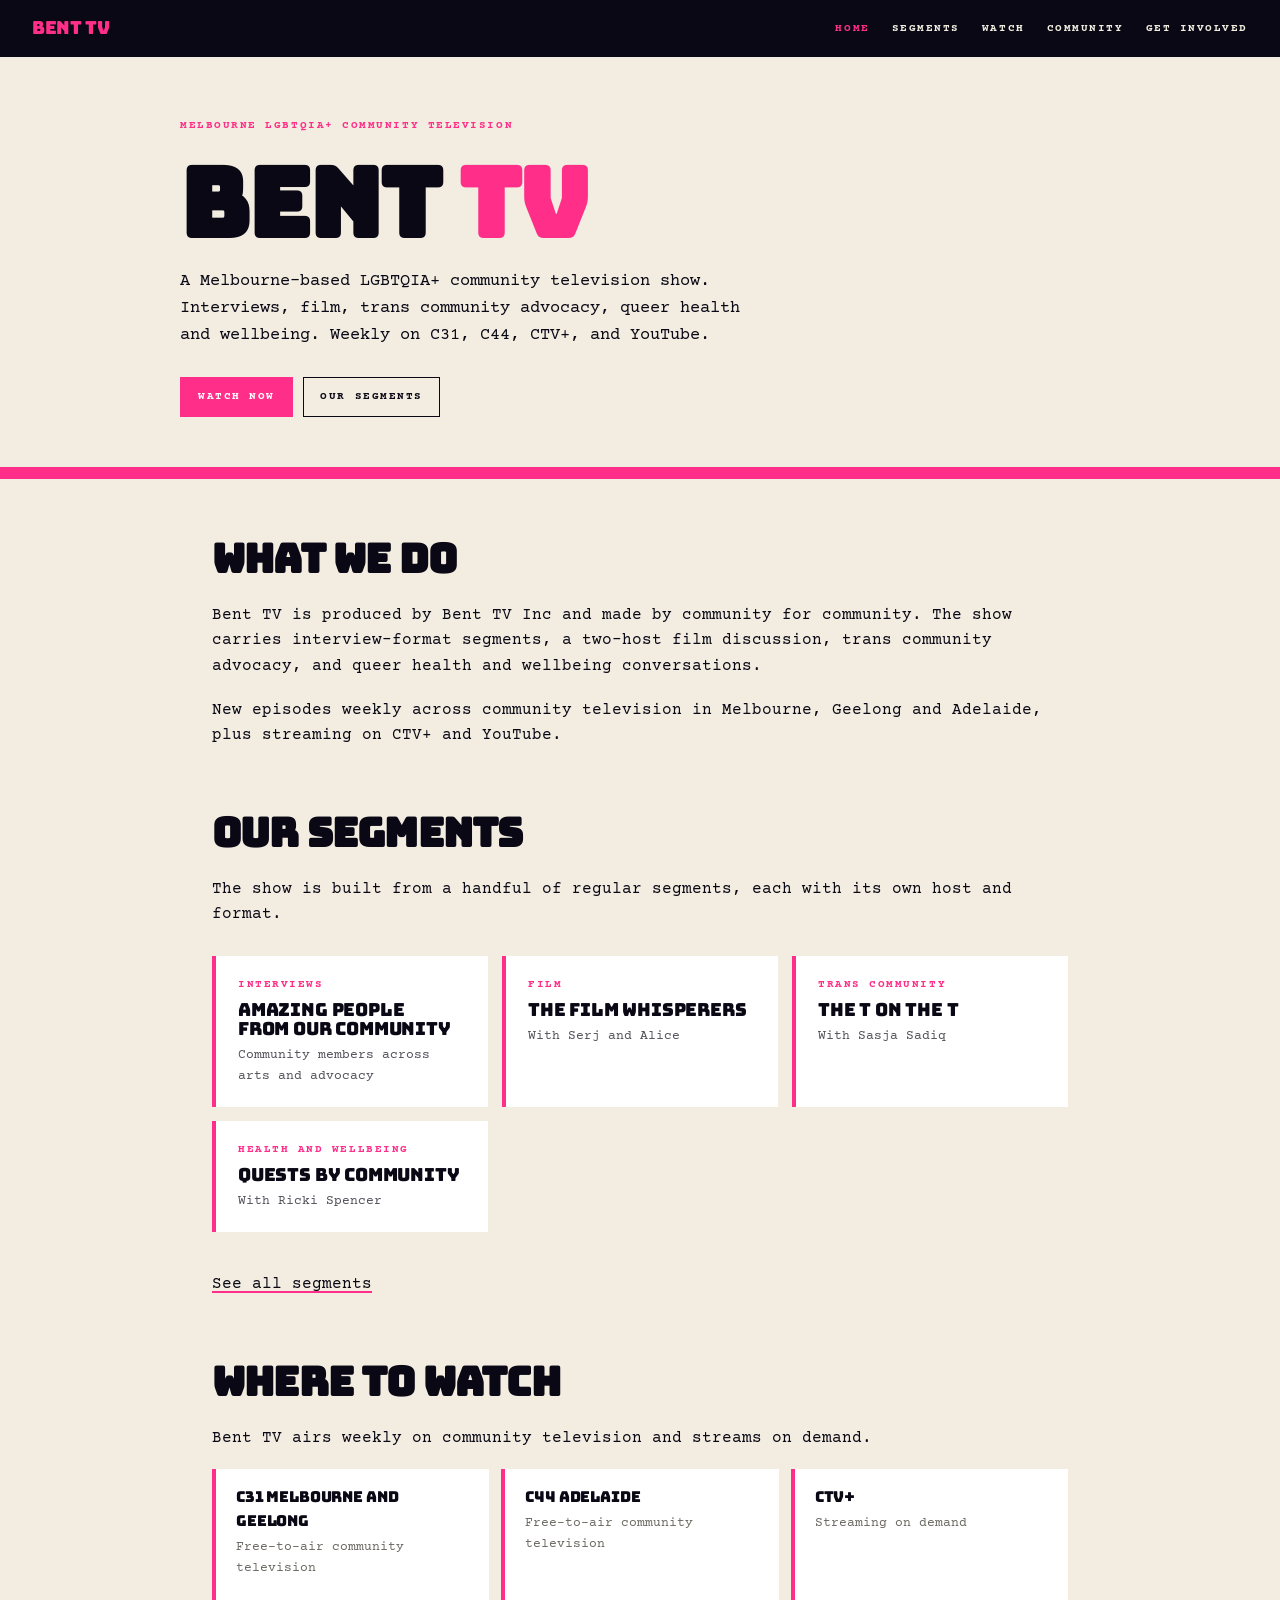
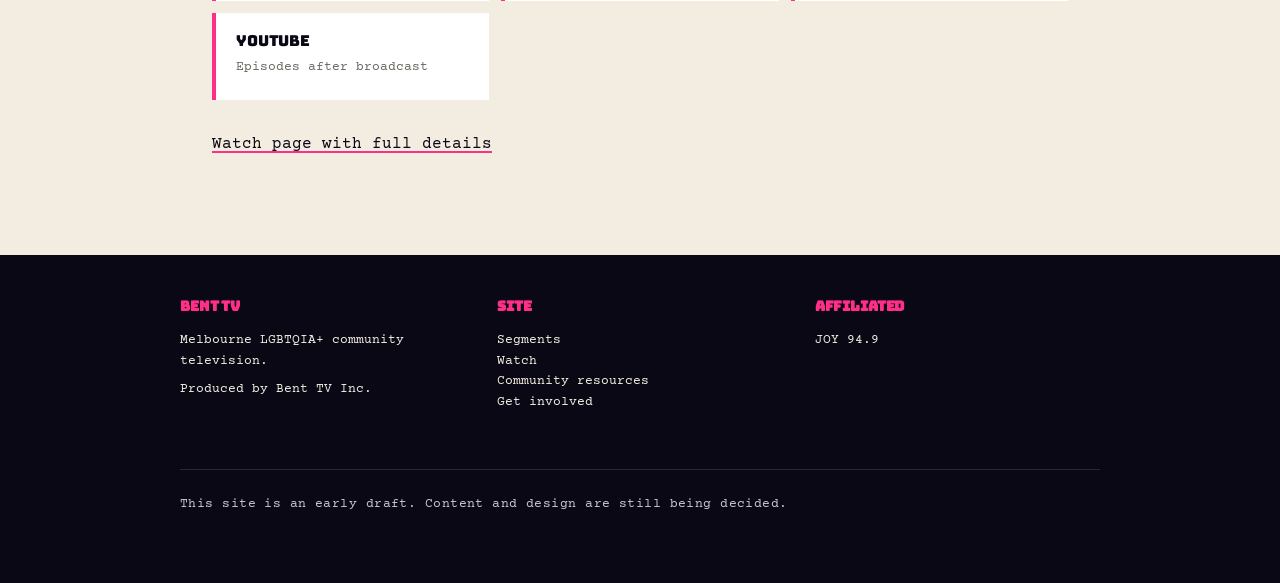
<file: index.html>
<!DOCTYPE html>
<html lang="en-AU">
<head>
<meta charset="UTF-8">
<meta name="viewport" content="width=device-width, initial-scale=1.0">
<title>Bent TV - Melbourne LGBTQIA+ community television</title>
<meta name="description" content="Bent TV is a Melbourne-based LGBTQIA+ community television show. Weekly on C31, C44, CTV+ and YouTube.">
<link rel="stylesheet" href="style.css">
</head>
<body>
<a class="skip-link" href="#main">Skip to content</a>

<nav class="site-nav" aria-label="Main">
<a class="nav-wm" href="index.html">BENT TV</a>
<div class="nav-links">
<a href="index.html" aria-current="page">Home</a>
<a href="segments.html">Segments</a>
<a href="watch.html">Watch</a>
<a href="community.html">Community</a>
<a href="get-involved.html">Get involved</a>
</div>
</nav>

<header class="hero">
<div class="hero-inner">
<span class="tracked eyebrow">Melbourne LGBTQIA+ community television</span>
<h1>BENT <span class="tv">TV</span></h1>
<p class="lead">A Melbourne-based LGBTQIA+ community television show. Interviews, film, trans community advocacy, queer health and wellbeing. Weekly on C31, C44, CTV+, and YouTube.</p>
<div class="cta-group">
<a class="btn btn-pink" href="watch.html">Watch now</a>
<a class="btn btn-outline" href="segments.html">Our segments</a>
</div>
</div>
</header>

<main id="main">

<h2>What we do</h2>
<p>Bent TV is produced by Bent TV Inc and made by community for community. The show carries interview-format segments, a two-host film discussion, trans community advocacy, and queer health and wellbeing conversations.</p>
<p>New episodes weekly across community television in Melbourne, Geelong and Adelaide, plus streaming on CTV+ and YouTube.</p>

<h2>Our segments</h2>
<p>The show is built from a handful of regular segments, each with its own host and format.</p>

<div class="segment-grid">

<a class="segment-card" href="amazing-people.html">
<div class="segment-card-tag">Interviews</div>
<div class="segment-card-title">Amazing People<br>from Our Community</div>
<div class="segment-card-host">Community members across arts and advocacy</div>
</a>

<a class="segment-card" href="film-whisperers.html">
<div class="segment-card-tag">Film</div>
<div class="segment-card-title">The Film Whisperers</div>
<div class="segment-card-host">With Serj and Alice</div>
</a>

<a class="segment-card" href="t-on-the-t.html">
<div class="segment-card-tag">Trans community</div>
<div class="segment-card-title">The T on the T</div>
<div class="segment-card-host">With Sasja Sadiq</div>
</a>

<a class="segment-card" href="quests-by-community.html">
<div class="segment-card-tag">Health and wellbeing</div>
<div class="segment-card-title">Quests by Community</div>
<div class="segment-card-host">With Ricki Spencer</div>
</a>

</div>

<p><a href="segments.html">See all segments</a></p>

<h2>Where to watch</h2>
<p>Bent TV airs weekly on community television and streams on demand.</p>

<ul class="platform-list">
<li>
<div class="platform-name">C31 Melbourne and Geelong</div>
<div class="platform-detail">Free-to-air community television</div>
</li>
<li>
<div class="platform-name">C44 Adelaide</div>
<div class="platform-detail">Free-to-air community television</div>
</li>
<li>
<div class="platform-name">CTV+</div>
<div class="platform-detail">Streaming on demand</div>
</li>
<li>
<div class="platform-name">YouTube</div>
<div class="platform-detail">Episodes after broadcast</div>
</li>
</ul>

<p><a href="watch.html">Watch page with full details</a></p>

</main>

<footer class="site-footer">
<div class="footer-inner">

<div>
<h3>Bent TV</h3>
<p>Melbourne LGBTQIA+ community television.</p>
<p>Produced by Bent TV Inc.</p>
</div>

<div>
<h3>Site</h3>
<ul>
<li><a href="segments.html">Segments</a></li>
<li><a href="watch.html">Watch</a></li>
<li><a href="community.html">Community resources</a></li>
<li><a href="get-involved.html">Get involved</a></li>
</ul>
</div>

<div>
<h3>Affiliated</h3>
<ul>
<li><a href="https://joy.org.au/">JOY 94.9</a></li>
</ul>
</div>

<div class="footer-meta">
<p>This site is an early draft. Content and design are still being decided.</p>
</div>

</div>
</footer>

</body>
</html>
</file>
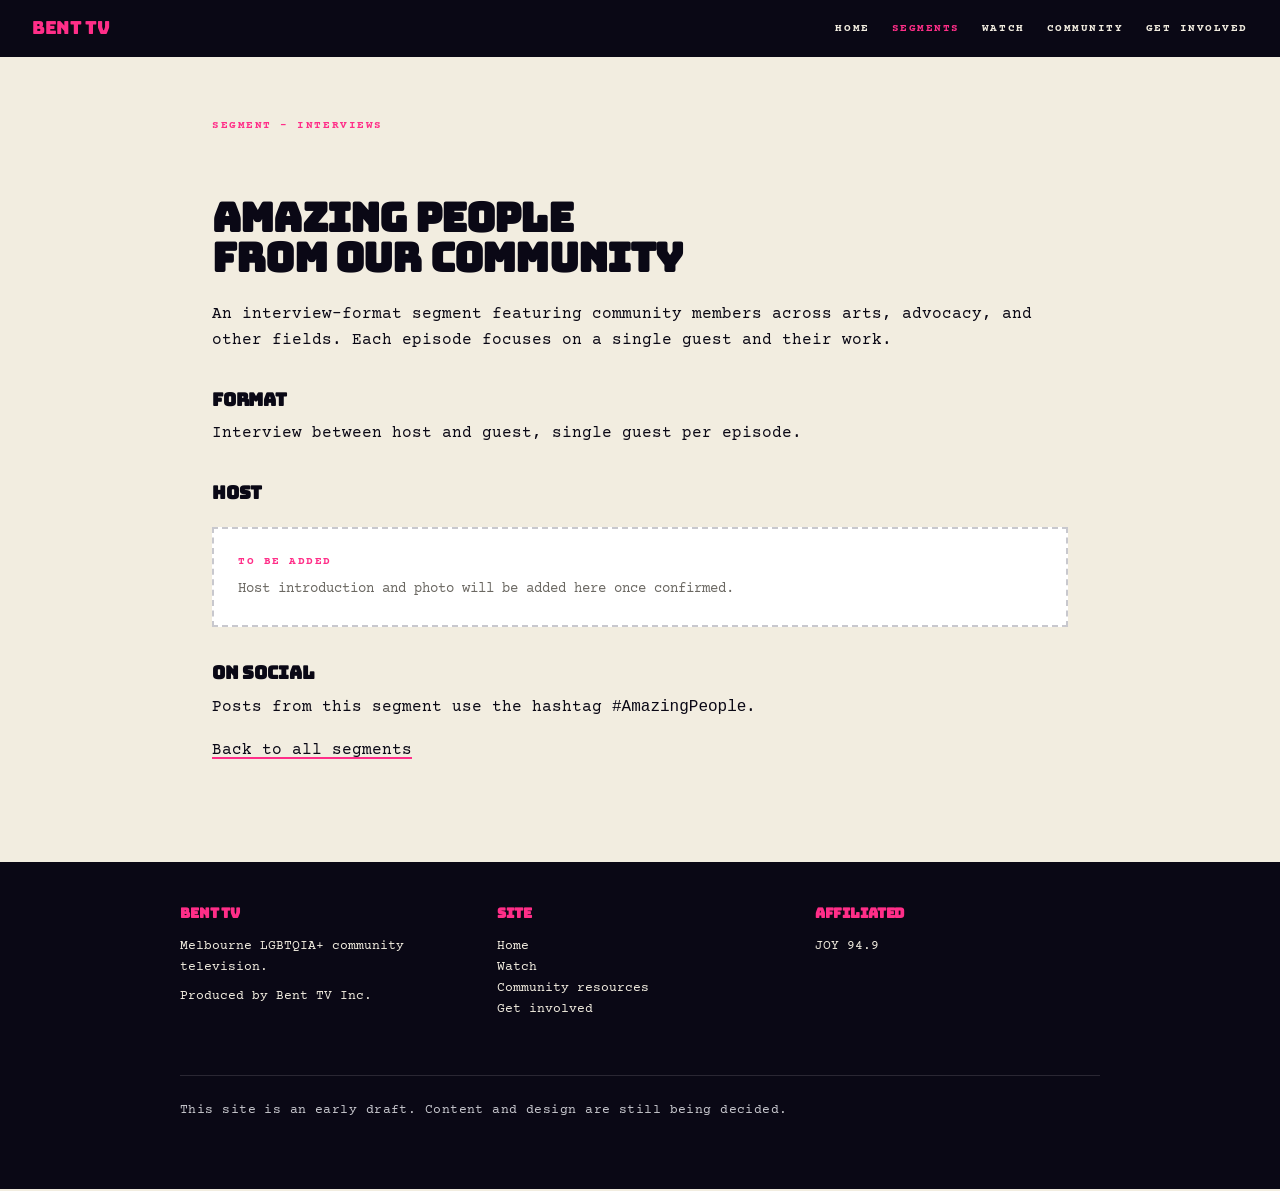
<file: amazing-people.html>
<!DOCTYPE html>
<html lang="en-AU">
<head>
<meta charset="UTF-8">
<meta name="viewport" content="width=device-width, initial-scale=1.0">
<title>Amazing People from Our Community - Bent TV</title>
<meta name="description" content="An interview-format segment featuring community members across arts, advocacy, and other fields.">
<link rel="stylesheet" href="style.css">
</head>
<body>
<a class="skip-link" href="#main">Skip to content</a>

<nav class="site-nav" aria-label="Main">
<a class="nav-wm" href="index.html">BENT TV</a>
<div class="nav-links">
<a href="index.html">Home</a>
<a href="segments.html" aria-current="page">Segments</a>
<a href="watch.html">Watch</a>
<a href="community.html">Community</a>
<a href="get-involved.html">Get involved</a>
</div>
</nav>

<main id="main">

<span class="tracked eyebrow">Segment - Interviews</span>
<h2>Amazing People<br>from Our Community</h2>

<p>An interview-format segment featuring community members across arts, advocacy, and other fields. Each episode focuses on a single guest and their work.</p>

<h3>Format</h3>
<p>Interview between host and guest, single guest per episode.</p>

<h3>Host</h3>
<div class="placeholder-block">
<span class="placeholder-label">To be added</span>
Host introduction and photo will be added here once confirmed.
</div>

<h3>On social</h3>
<p>Posts from this segment use the hashtag <code>#AmazingPeople</code>.</p>

<p><a href="segments.html">Back to all segments</a></p>

</main>

<footer class="site-footer">
<div class="footer-inner">

<div>
<h3>Bent TV</h3>
<p>Melbourne LGBTQIA+ community television.</p>
<p>Produced by Bent TV Inc.</p>
</div>

<div>
<h3>Site</h3>
<ul>
<li><a href="index.html">Home</a></li>
<li><a href="watch.html">Watch</a></li>
<li><a href="community.html">Community resources</a></li>
<li><a href="get-involved.html">Get involved</a></li>
</ul>
</div>

<div>
<h3>Affiliated</h3>
<ul>
<li><a href="https://joy.org.au/">JOY 94.9</a></li>
</ul>
</div>

<div class="footer-meta">
<p>This site is an early draft. Content and design are still being decided.</p>
</div>

</div>
</footer>

</body>
</html>
</file>
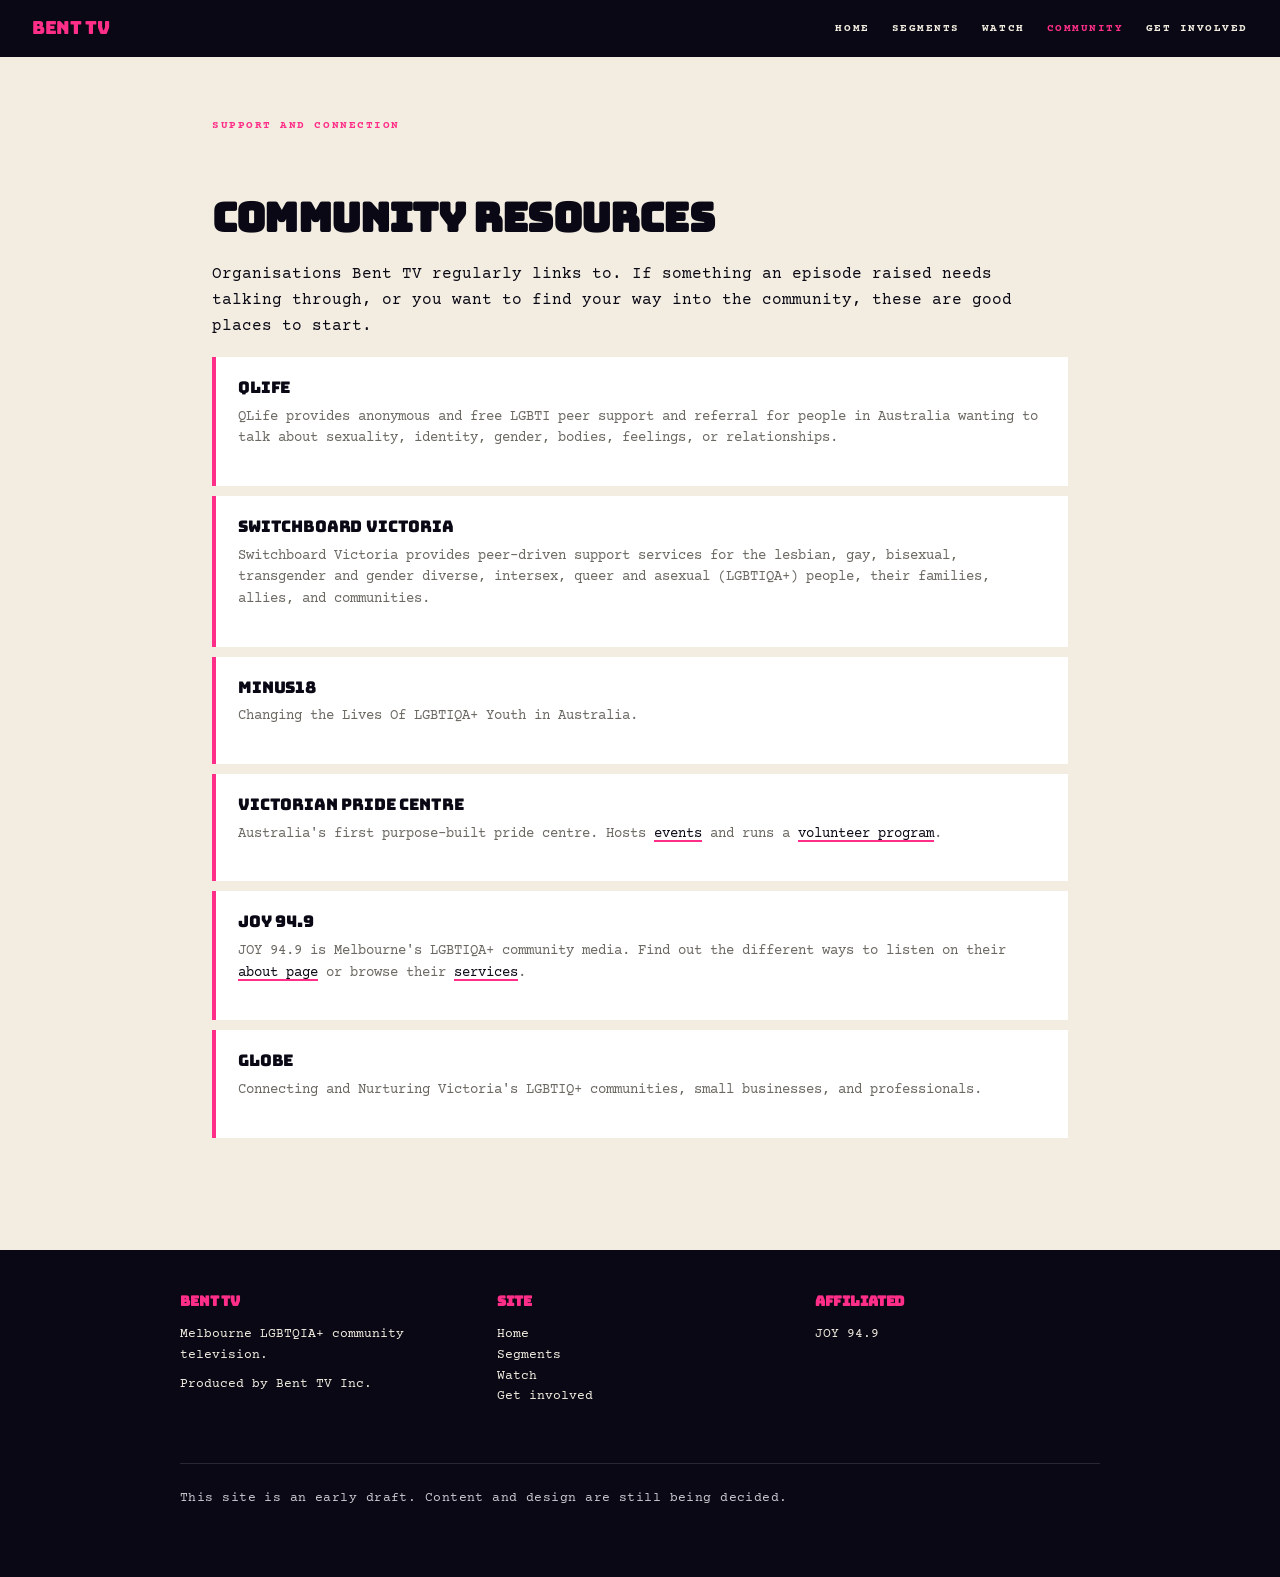
<file: community.html>
<!DOCTYPE html>
<html lang="en-AU">
<head>
<meta charset="UTF-8">
<meta name="viewport" content="width=device-width, initial-scale=1.0">
<title>Community resources - Bent TV</title>
<meta name="description" content="LGBTQIA+ community organisations and support services that Bent TV regularly links to.">
<link rel="stylesheet" href="style.css">
</head>
<body>
<a class="skip-link" href="#main">Skip to content</a>

<nav class="site-nav" aria-label="Main">
<a class="nav-wm" href="index.html">BENT TV</a>
<div class="nav-links">
<a href="index.html">Home</a>
<a href="segments.html">Segments</a>
<a href="watch.html">Watch</a>
<a href="community.html" aria-current="page">Community</a>
<a href="get-involved.html">Get involved</a>
</div>
</nav>

<main id="main">

<span class="tracked eyebrow">Support and connection</span>
<h2>Community resources</h2>
<p>Organisations Bent TV regularly links to. If something an episode raised needs talking through, or you want to find your way into the community, these are good places to start.</p>

<ul class="resource-list">

<li>
<div class="resource-name"><a href="https://www.qlife.org.au/">QLife</a></div>
<p class="resource-blurb">QLife provides anonymous and free LGBTI peer support and referral for people in Australia wanting to talk about sexuality, identity, gender, bodies, feelings, or relationships.</p>
</li>

<li>
<div class="resource-name"><a href="https://www.switchboard.org.au/">Switchboard Victoria</a></div>
<p class="resource-blurb">Switchboard Victoria provides peer-driven support services for the lesbian, gay, bisexual, transgender and gender diverse, intersex, queer and asexual (LGBTIQA+) people, their families, allies, and communities.</p>
</li>

<li>
<div class="resource-name"><a href="https://www.minus18.org.au/">Minus18</a></div>
<p class="resource-blurb">Changing the Lives Of LGBTIQA+ Youth in Australia.</p>
</li>

<li>
<div class="resource-name"><a href="https://pridecentre.org.au/">Victorian Pride Centre</a></div>
<p class="resource-blurb">Australia's first purpose-built pride centre. Hosts <a href="https://pridecentre.org.au/events/">events</a> and runs a <a href="https://pridecentre.org.au/volunteer/">volunteer program</a>.</p>
</li>

<li>
<div class="resource-name"><a href="https://joy.org.au/">JOY 94.9</a></div>
<p class="resource-blurb">JOY 94.9 is Melbourne's LGBTIQA+ community media. Find out the different ways to listen on their <a href="https://joy.org.au/about-joy/we-are-joy/">about page</a> or browse their <a href="https://joy.org.au/services/">services</a>.</p>
</li>

<li>
<div class="resource-name"><a href="https://globevictoria.com.au/">GLOBE</a></div>
<p class="resource-blurb">Connecting and Nurturing Victoria's LGBTIQ+ communities, small businesses, and professionals.</p>
</li>

</ul>

</main>

<footer class="site-footer">
<div class="footer-inner">

<div>
<h3>Bent TV</h3>
<p>Melbourne LGBTQIA+ community television.</p>
<p>Produced by Bent TV Inc.</p>
</div>

<div>
<h3>Site</h3>
<ul>
<li><a href="index.html">Home</a></li>
<li><a href="segments.html">Segments</a></li>
<li><a href="watch.html">Watch</a></li>
<li><a href="get-involved.html">Get involved</a></li>
</ul>
</div>

<div>
<h3>Affiliated</h3>
<ul>
<li><a href="https://joy.org.au/">JOY 94.9</a></li>
</ul>
</div>

<div class="footer-meta">
<p>This site is an early draft. Content and design are still being decided.</p>
</div>

</div>
</footer>

</body>
</html>
</file>
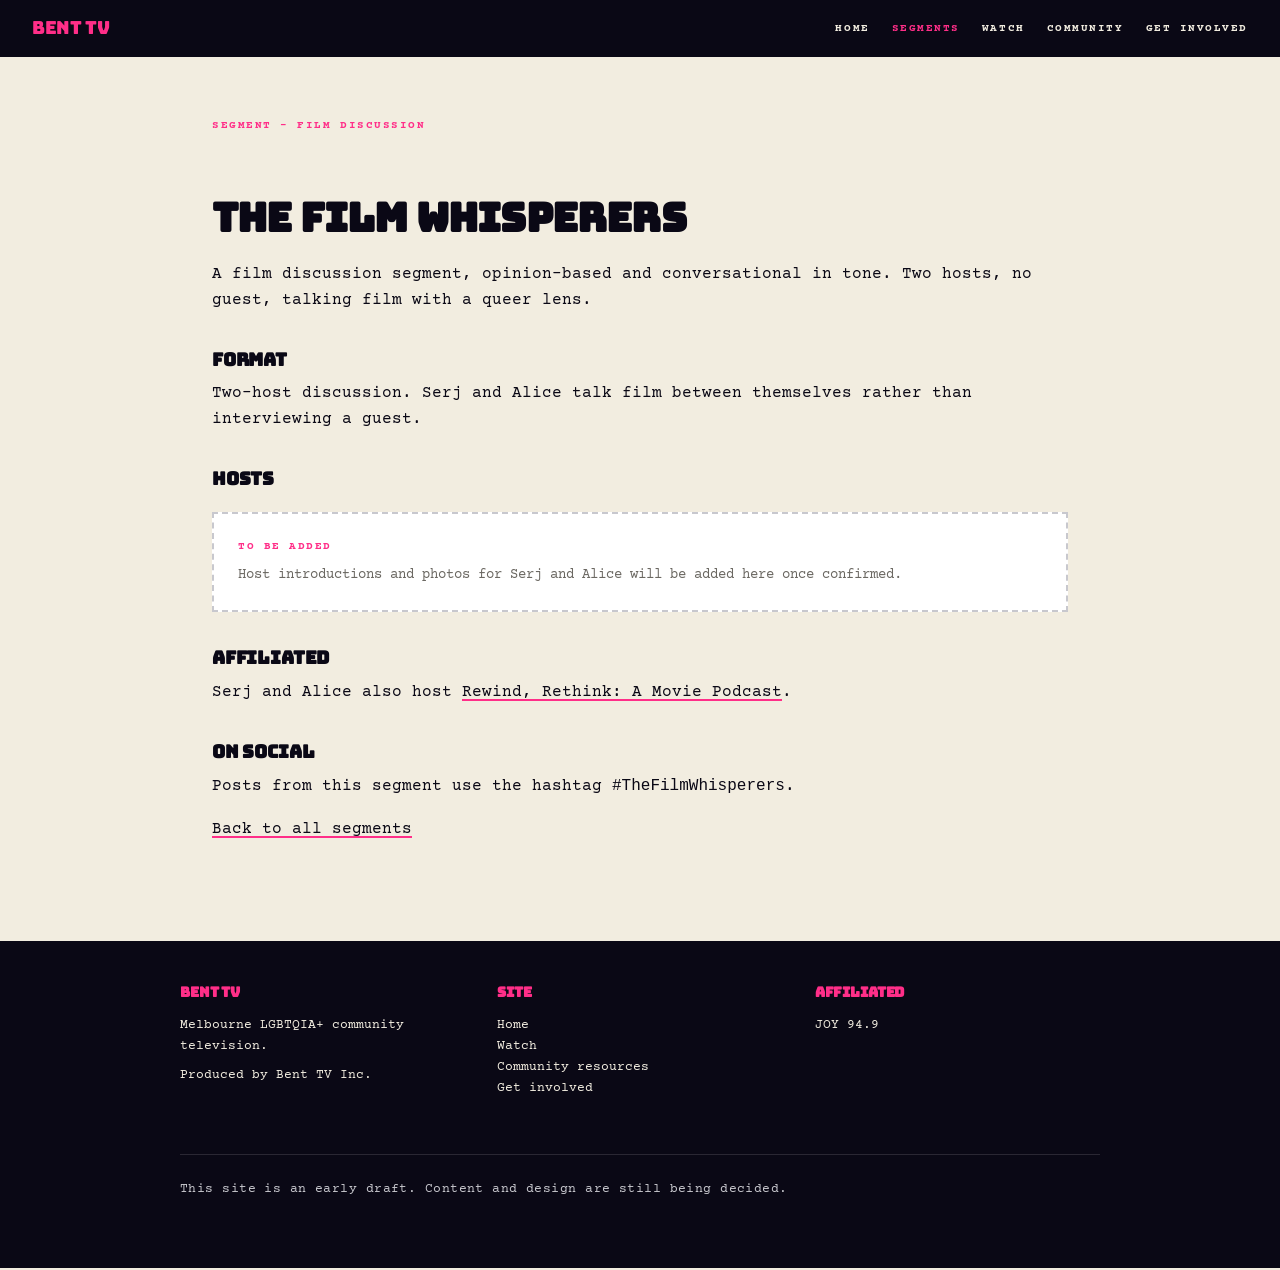
<file: film-whisperers.html>
<!DOCTYPE html>
<html lang="en-AU">
<head>
<meta charset="UTF-8">
<meta name="viewport" content="width=device-width, initial-scale=1.0">
<title>The Film Whisperers - Bent TV</title>
<meta name="description" content="A film discussion segment with hosts Serj and Alice. Opinion-based and conversational.">
<link rel="stylesheet" href="style.css">
</head>
<body>
<a class="skip-link" href="#main">Skip to content</a>

<nav class="site-nav" aria-label="Main">
<a class="nav-wm" href="index.html">BENT TV</a>
<div class="nav-links">
<a href="index.html">Home</a>
<a href="segments.html" aria-current="page">Segments</a>
<a href="watch.html">Watch</a>
<a href="community.html">Community</a>
<a href="get-involved.html">Get involved</a>
</div>
</nav>

<main id="main">

<span class="tracked eyebrow">Segment - Film discussion</span>
<h2>The Film Whisperers</h2>

<p>A film discussion segment, opinion-based and conversational in tone. Two hosts, no guest, talking film with a queer lens.</p>

<h3>Format</h3>
<p>Two-host discussion. Serj and Alice talk film between themselves rather than interviewing a guest.</p>

<h3>Hosts</h3>
<div class="placeholder-block">
<span class="placeholder-label">To be added</span>
Host introductions and photos for Serj and Alice will be added here once confirmed.
</div>

<h3>Affiliated</h3>
<p>Serj and Alice also host <a href="https://linktr.ee/RewindRethink/">Rewind, Rethink: A Movie Podcast</a>.</p>

<h3>On social</h3>
<p>Posts from this segment use the hashtag <code>#TheFilmWhisperers</code>.</p>

<p><a href="segments.html">Back to all segments</a></p>

</main>

<footer class="site-footer">
<div class="footer-inner">

<div>
<h3>Bent TV</h3>
<p>Melbourne LGBTQIA+ community television.</p>
<p>Produced by Bent TV Inc.</p>
</div>

<div>
<h3>Site</h3>
<ul>
<li><a href="index.html">Home</a></li>
<li><a href="watch.html">Watch</a></li>
<li><a href="community.html">Community resources</a></li>
<li><a href="get-involved.html">Get involved</a></li>
</ul>
</div>

<div>
<h3>Affiliated</h3>
<ul>
<li><a href="https://joy.org.au/">JOY 94.9</a></li>
</ul>
</div>

<div class="footer-meta">
<p>This site is an early draft. Content and design are still being decided.</p>
</div>

</div>
</footer>

</body>
</html>
</file>
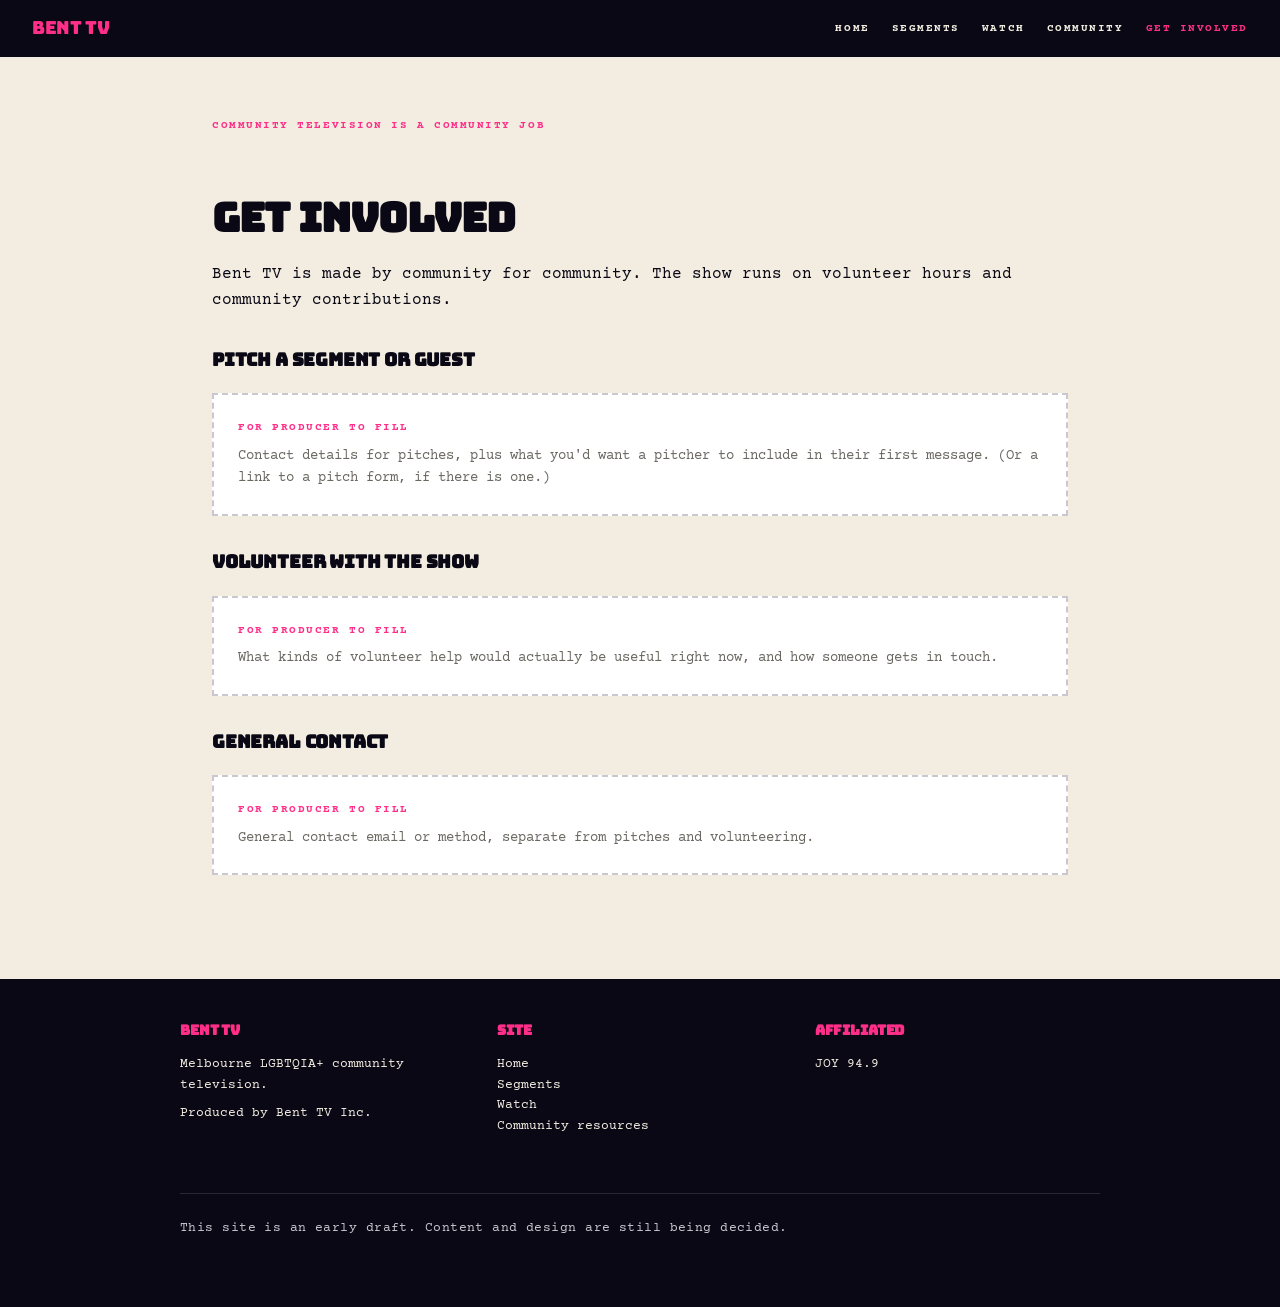
<file: get-involved.html>
<!DOCTYPE html>
<html lang="en-AU">
<head>
<meta charset="UTF-8">
<meta name="viewport" content="width=device-width, initial-scale=1.0">
<title>Get involved - Bent TV</title>
<meta name="description" content="How to get involved with Bent TV - pitch a segment, volunteer, or contact the producer.">
<link rel="stylesheet" href="style.css">
</head>
<body>
<a class="skip-link" href="#main">Skip to content</a>

<nav class="site-nav" aria-label="Main">
<a class="nav-wm" href="index.html">BENT TV</a>
<div class="nav-links">
<a href="index.html">Home</a>
<a href="segments.html">Segments</a>
<a href="watch.html">Watch</a>
<a href="community.html">Community</a>
<a href="get-involved.html" aria-current="page">Get involved</a>
</div>
</nav>

<main id="main">

<span class="tracked eyebrow">Community television is a community job</span>
<h2>Get involved</h2>
<p>Bent TV is made by community for community. The show runs on volunteer hours and community contributions.</p>

<h3>Pitch a segment or guest</h3>
<div class="placeholder-block">
<span class="placeholder-label">For producer to fill</span>
Contact details for pitches, plus what you'd want a pitcher to include in their first message. (Or a link to a pitch form, if there is one.)
</div>

<h3>Volunteer with the show</h3>
<div class="placeholder-block">
<span class="placeholder-label">For producer to fill</span>
What kinds of volunteer help would actually be useful right now, and how someone gets in touch.
</div>

<h3>General contact</h3>
<div class="placeholder-block">
<span class="placeholder-label">For producer to fill</span>
General contact email or method, separate from pitches and volunteering.
</div>

</main>

<footer class="site-footer">
<div class="footer-inner">

<div>
<h3>Bent TV</h3>
<p>Melbourne LGBTQIA+ community television.</p>
<p>Produced by Bent TV Inc.</p>
</div>

<div>
<h3>Site</h3>
<ul>
<li><a href="index.html">Home</a></li>
<li><a href="segments.html">Segments</a></li>
<li><a href="watch.html">Watch</a></li>
<li><a href="community.html">Community resources</a></li>
</ul>
</div>

<div>
<h3>Affiliated</h3>
<ul>
<li><a href="https://joy.org.au/">JOY 94.9</a></li>
</ul>
</div>

<div class="footer-meta">
<p>This site is an early draft. Content and design are still being decided.</p>
</div>

</div>
</footer>

</body>
</html>
</file>
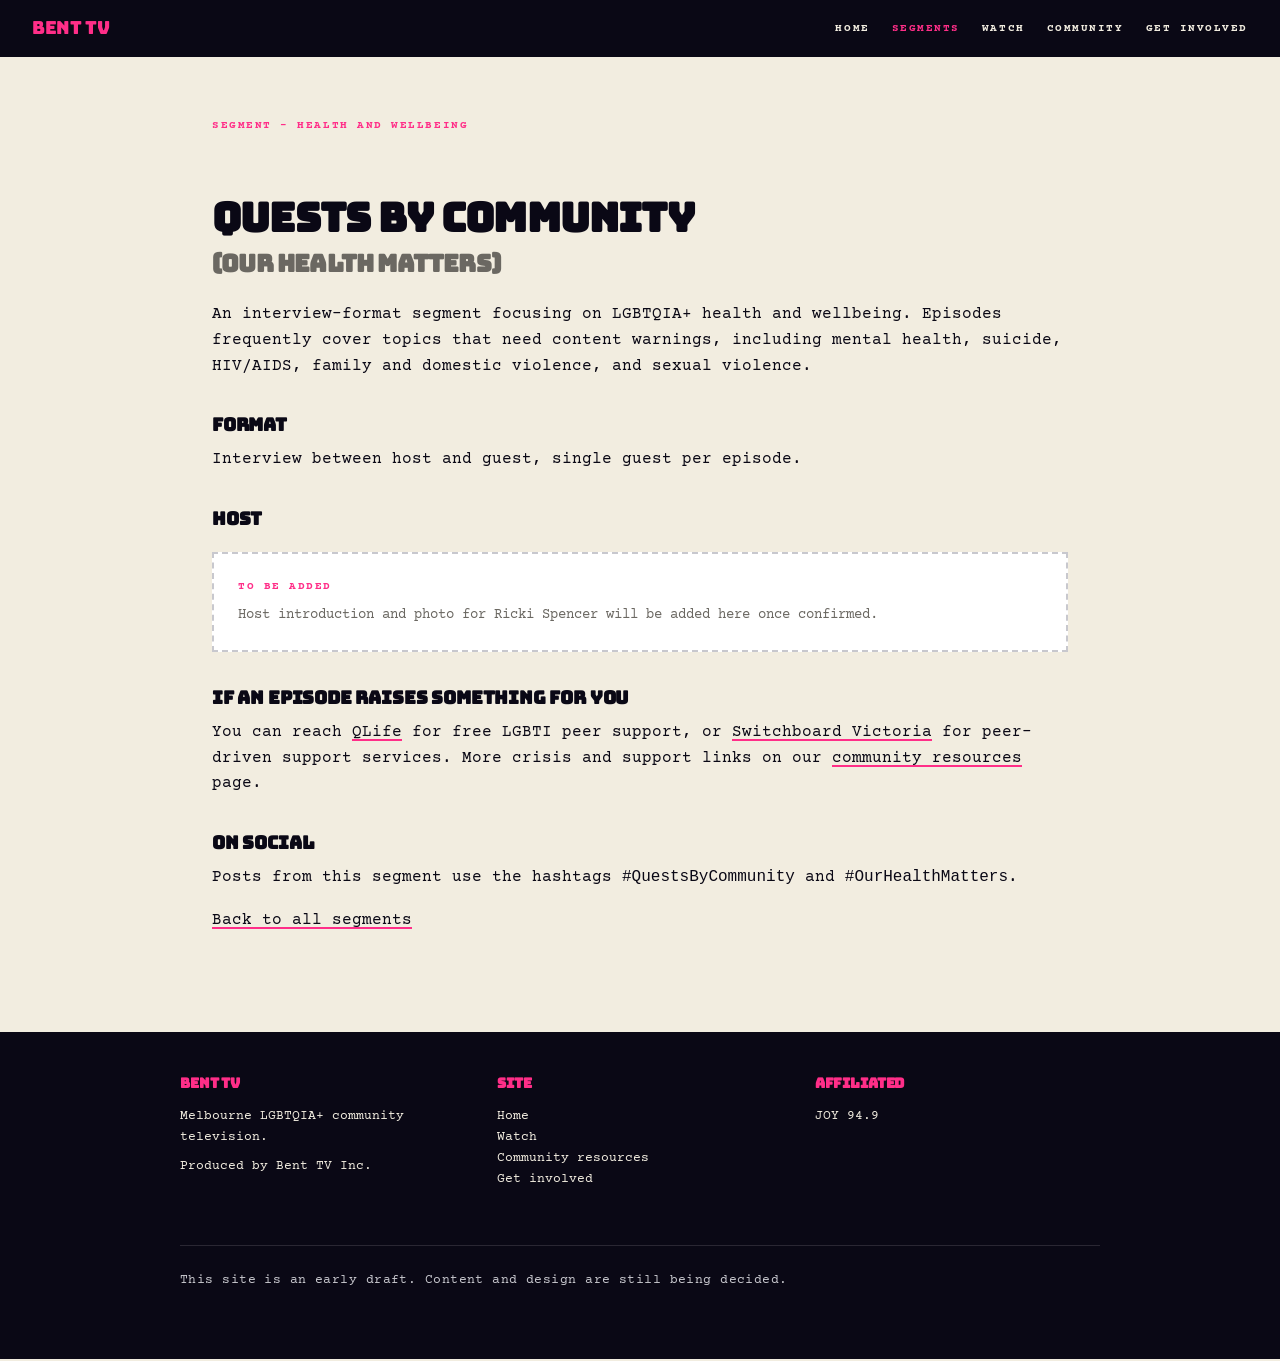
<file: quests-by-community.html>
<!DOCTYPE html>
<html lang="en-AU">
<head>
<meta charset="UTF-8">
<meta name="viewport" content="width=device-width, initial-scale=1.0">
<title>Quests by Community - Bent TV</title>
<meta name="description" content="An interview segment with host Ricki Spencer, focusing on LGBTQIA+ health and wellbeing.">
<link rel="stylesheet" href="style.css">
</head>
<body>
<a class="skip-link" href="#main">Skip to content</a>

<nav class="site-nav" aria-label="Main">
<a class="nav-wm" href="index.html">BENT TV</a>
<div class="nav-links">
<a href="index.html">Home</a>
<a href="segments.html" aria-current="page">Segments</a>
<a href="watch.html">Watch</a>
<a href="community.html">Community</a>
<a href="get-involved.html">Get involved</a>
</div>
</nav>

<main id="main">

<span class="tracked eyebrow">Segment - Health and wellbeing</span>
<h2>Quests by Community<br><span style="font-size: 0.6em; color: var(--muted);">(Our Health Matters)</span></h2>

<p>An interview-format segment focusing on LGBTQIA+ health and wellbeing. Episodes frequently cover topics that need content warnings, including mental health, suicide, HIV/AIDS, family and domestic violence, and sexual violence.</p>

<h3>Format</h3>
<p>Interview between host and guest, single guest per episode.</p>

<h3>Host</h3>
<div class="placeholder-block">
<span class="placeholder-label">To be added</span>
Host introduction and photo for Ricki Spencer will be added here once confirmed.
</div>

<h3>If an episode raises something for you</h3>
<p>You can reach <a href="https://www.qlife.org.au/">QLife</a> for free LGBTI peer support, or <a href="https://www.switchboard.org.au/">Switchboard Victoria</a> for peer-driven support services. More crisis and support links on our <a href="community.html">community resources</a> page.</p>

<h3>On social</h3>
<p>Posts from this segment use the hashtags <code>#QuestsByCommunity</code> and <code>#OurHealthMatters</code>.</p>

<p><a href="segments.html">Back to all segments</a></p>

</main>

<footer class="site-footer">
<div class="footer-inner">

<div>
<h3>Bent TV</h3>
<p>Melbourne LGBTQIA+ community television.</p>
<p>Produced by Bent TV Inc.</p>
</div>

<div>
<h3>Site</h3>
<ul>
<li><a href="index.html">Home</a></li>
<li><a href="watch.html">Watch</a></li>
<li><a href="community.html">Community resources</a></li>
<li><a href="get-involved.html">Get involved</a></li>
</ul>
</div>

<div>
<h3>Affiliated</h3>
<ul>
<li><a href="https://joy.org.au/">JOY 94.9</a></li>
</ul>
</div>

<div class="footer-meta">
<p>This site is an early draft. Content and design are still being decided.</p>
</div>

</div>
</footer>

</body>
</html>
</file>
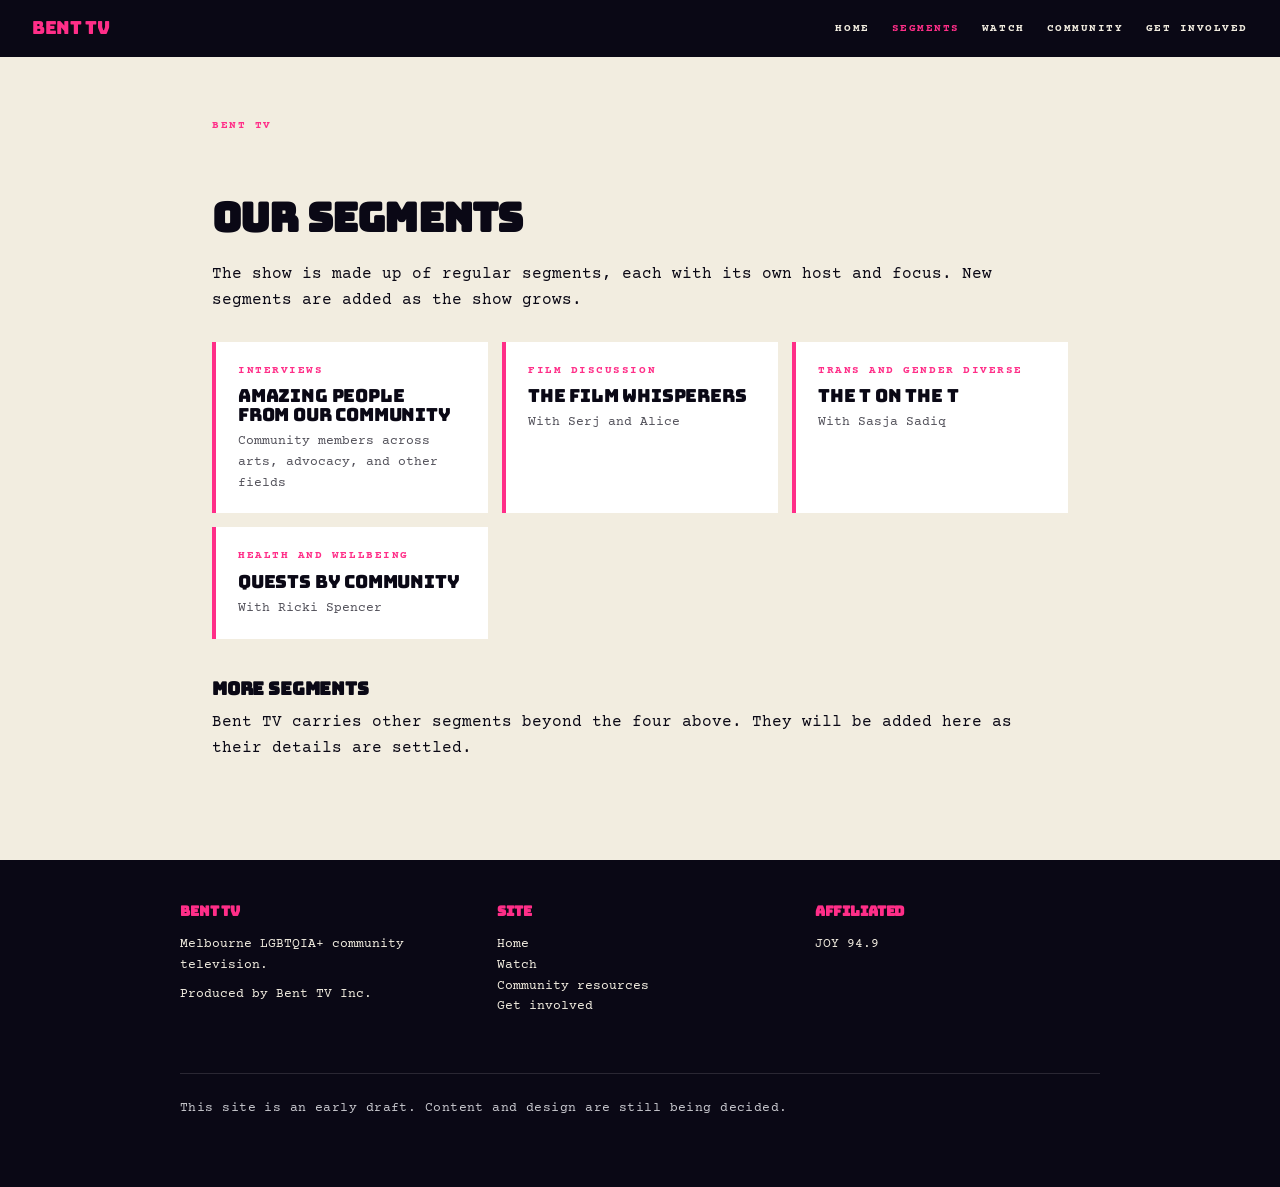
<file: segments.html>
<!DOCTYPE html>
<html lang="en-AU">
<head>
<meta charset="UTF-8">
<meta name="viewport" content="width=device-width, initial-scale=1.0">
<title>Segments - Bent TV</title>
<meta name="description" content="The regular segments that make up Bent TV: Amazing People from Our Community, The Film Whisperers, The T on the T, and Quests by Community.">
<link rel="stylesheet" href="style.css">
</head>
<body>
<a class="skip-link" href="#main">Skip to content</a>

<nav class="site-nav" aria-label="Main">
<a class="nav-wm" href="index.html">BENT TV</a>
<div class="nav-links">
<a href="index.html">Home</a>
<a href="segments.html" aria-current="page">Segments</a>
<a href="watch.html">Watch</a>
<a href="community.html">Community</a>
<a href="get-involved.html">Get involved</a>
</div>
</nav>

<main id="main">

<span class="tracked eyebrow">Bent TV</span>
<h2>Our segments</h2>
<p>The show is made up of regular segments, each with its own host and focus. New segments are added as the show grows.</p>

<div class="segment-grid">

<a class="segment-card" href="amazing-people.html">
<div class="segment-card-tag">Interviews</div>
<div class="segment-card-title">Amazing People<br>from Our Community</div>
<div class="segment-card-host">Community members across arts, advocacy, and other fields</div>
</a>

<a class="segment-card" href="film-whisperers.html">
<div class="segment-card-tag">Film discussion</div>
<div class="segment-card-title">The Film Whisperers</div>
<div class="segment-card-host">With Serj and Alice</div>
</a>

<a class="segment-card" href="t-on-the-t.html">
<div class="segment-card-tag">Trans and gender diverse</div>
<div class="segment-card-title">The T on the T</div>
<div class="segment-card-host">With Sasja Sadiq</div>
</a>

<a class="segment-card" href="quests-by-community.html">
<div class="segment-card-tag">Health and wellbeing</div>
<div class="segment-card-title">Quests by Community</div>
<div class="segment-card-host">With Ricki Spencer</div>
</a>

</div>

<h3>More segments</h3>
<p>Bent TV carries other segments beyond the four above. They will be added here as their details are settled.</p>

</main>

<footer class="site-footer">
<div class="footer-inner">

<div>
<h3>Bent TV</h3>
<p>Melbourne LGBTQIA+ community television.</p>
<p>Produced by Bent TV Inc.</p>
</div>

<div>
<h3>Site</h3>
<ul>
<li><a href="index.html">Home</a></li>
<li><a href="watch.html">Watch</a></li>
<li><a href="community.html">Community resources</a></li>
<li><a href="get-involved.html">Get involved</a></li>
</ul>
</div>

<div>
<h3>Affiliated</h3>
<ul>
<li><a href="https://joy.org.au/">JOY 94.9</a></li>
</ul>
</div>

<div class="footer-meta">
<p>This site is an early draft. Content and design are still being decided.</p>
</div>

</div>
</footer>

</body>
</html>
</file>
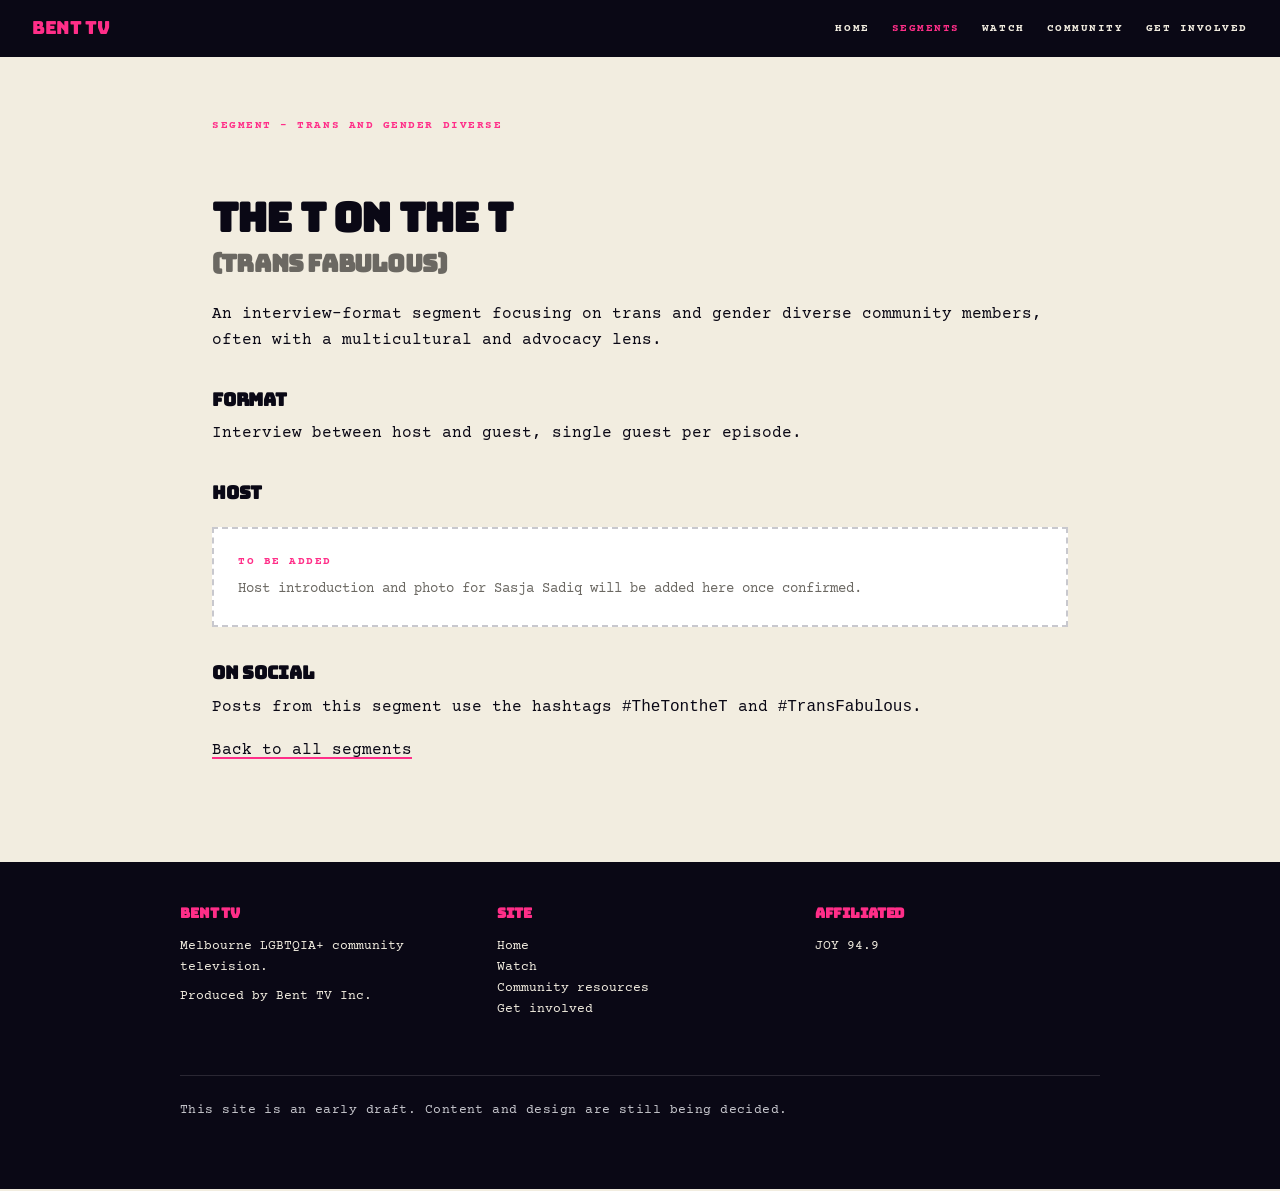
<file: t-on-the-t.html>
<!DOCTYPE html>
<html lang="en-AU">
<head>
<meta charset="UTF-8">
<meta name="viewport" content="width=device-width, initial-scale=1.0">
<title>The T on the T - Bent TV</title>
<meta name="description" content="An interview-format segment with host Sasja Sadiq, focusing on trans and gender diverse community members.">
<link rel="stylesheet" href="style.css">
</head>
<body>
<a class="skip-link" href="#main">Skip to content</a>

<nav class="site-nav" aria-label="Main">
<a class="nav-wm" href="index.html">BENT TV</a>
<div class="nav-links">
<a href="index.html">Home</a>
<a href="segments.html" aria-current="page">Segments</a>
<a href="watch.html">Watch</a>
<a href="community.html">Community</a>
<a href="get-involved.html">Get involved</a>
</div>
</nav>

<main id="main">

<span class="tracked eyebrow">Segment - Trans and gender diverse</span>
<h2>The T on the T<br><span style="font-size: 0.6em; color: var(--muted);">(Trans Fabulous)</span></h2>

<p>An interview-format segment focusing on trans and gender diverse community members, often with a multicultural and advocacy lens.</p>

<h3>Format</h3>
<p>Interview between host and guest, single guest per episode.</p>

<h3>Host</h3>
<div class="placeholder-block">
<span class="placeholder-label">To be added</span>
Host introduction and photo for Sasja Sadiq will be added here once confirmed.
</div>

<h3>On social</h3>
<p>Posts from this segment use the hashtags <code>#TheTontheT</code> and <code>#TransFabulous</code>.</p>

<p><a href="segments.html">Back to all segments</a></p>

</main>

<footer class="site-footer">
<div class="footer-inner">

<div>
<h3>Bent TV</h3>
<p>Melbourne LGBTQIA+ community television.</p>
<p>Produced by Bent TV Inc.</p>
</div>

<div>
<h3>Site</h3>
<ul>
<li><a href="index.html">Home</a></li>
<li><a href="watch.html">Watch</a></li>
<li><a href="community.html">Community resources</a></li>
<li><a href="get-involved.html">Get involved</a></li>
</ul>
</div>

<div>
<h3>Affiliated</h3>
<ul>
<li><a href="https://joy.org.au/">JOY 94.9</a></li>
</ul>
</div>

<div class="footer-meta">
<p>This site is an early draft. Content and design are still being decided.</p>
</div>

</div>
</footer>

</body>
</html>
</file>
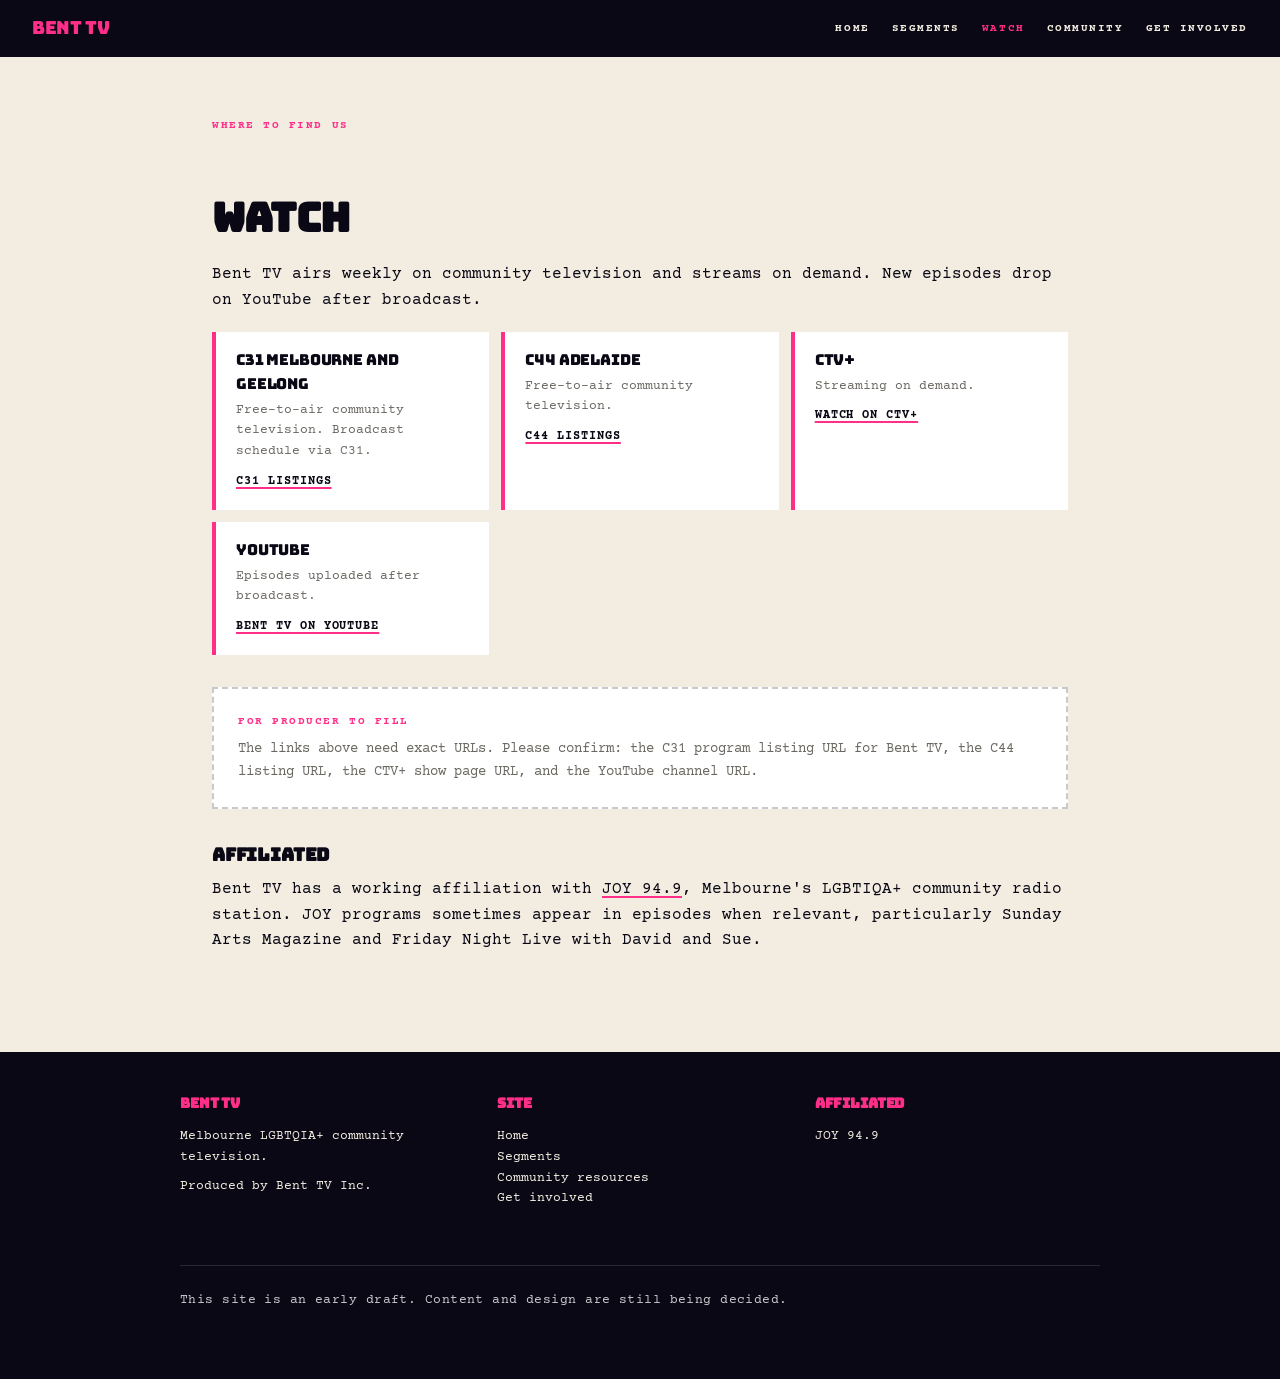
<file: watch.html>
<!DOCTYPE html>
<html lang="en-AU">
<head>
<meta charset="UTF-8">
<meta name="viewport" content="width=device-width, initial-scale=1.0">
<title>Watch - Bent TV</title>
<meta name="description" content="Where to watch Bent TV - C31 Melbourne and Geelong, C44 Adelaide, CTV+ streaming, and YouTube.">
<link rel="stylesheet" href="style.css">
</head>
<body>
<a class="skip-link" href="#main">Skip to content</a>

<nav class="site-nav" aria-label="Main">
<a class="nav-wm" href="index.html">BENT TV</a>
<div class="nav-links">
<a href="index.html">Home</a>
<a href="segments.html">Segments</a>
<a href="watch.html" aria-current="page">Watch</a>
<a href="community.html">Community</a>
<a href="get-involved.html">Get involved</a>
</div>
</nav>

<main id="main">

<span class="tracked eyebrow">Where to find us</span>
<h2>Watch</h2>
<p>Bent TV airs weekly on community television and streams on demand. New episodes drop on YouTube after broadcast.</p>

<ul class="platform-list">

<li>
<div class="platform-name">C31 Melbourne and Geelong</div>
<div class="platform-detail">Free-to-air community television. Broadcast schedule via C31.</div>
<a class="platform-link" href="[C31 LINK]">C31 listings</a>
</li>

<li>
<div class="platform-name">C44 Adelaide</div>
<div class="platform-detail">Free-to-air community television.</div>
<a class="platform-link" href="[C44 LINK]">C44 listings</a>
</li>

<li>
<div class="platform-name">CTV+</div>
<div class="platform-detail">Streaming on demand.</div>
<a class="platform-link" href="[CTV+ LINK]">Watch on CTV+</a>
</li>

<li>
<div class="platform-name">YouTube</div>
<div class="platform-detail">Episodes uploaded after broadcast.</div>
<a class="platform-link" href="[YOUTUBE CHANNEL LINK]">Bent TV on YouTube</a>
</li>

</ul>

<div class="placeholder-block">
<span class="placeholder-label">For producer to fill</span>
The links above need exact URLs. Please confirm: the C31 program listing URL for Bent TV, the C44 listing URL, the CTV+ show page URL, and the YouTube channel URL.
</div>

<h3>Affiliated</h3>
<p>Bent TV has a working affiliation with <a href="https://joy.org.au/">JOY 94.9</a>, Melbourne's LGBTIQA+ community radio station. JOY programs sometimes appear in episodes when relevant, particularly Sunday Arts Magazine and Friday Night Live with David and Sue.</p>

</main>

<footer class="site-footer">
<div class="footer-inner">

<div>
<h3>Bent TV</h3>
<p>Melbourne LGBTQIA+ community television.</p>
<p>Produced by Bent TV Inc.</p>
</div>

<div>
<h3>Site</h3>
<ul>
<li><a href="index.html">Home</a></li>
<li><a href="segments.html">Segments</a></li>
<li><a href="community.html">Community resources</a></li>
<li><a href="get-involved.html">Get involved</a></li>
</ul>
</div>

<div>
<h3>Affiliated</h3>
<ul>
<li><a href="https://joy.org.au/">JOY 94.9</a></li>
</ul>
</div>

<div class="footer-meta">
<p>This site is an early draft. Content and design are still being decided.</p>
</div>

</div>
</footer>

</body>
</html>
</file>
<file: style.css>
@import url('https://fonts.googleapis.com/css2?family=Bungee&family=Courier+Prime:wght@400;700&family=Special+Elite&display=swap');

:root {
  --pink: #FF2E88;
  --black: #0A0815;
  --cream: #F2EDE0;
  --white: #FFFFFF;
  --silver: #C8C8CE;
  --muted: #6B6862;
  --line: #D9D3C4;
  --f-display: 'Bungee', sans-serif;
  --f-body: 'Courier Prime', monospace;
  --f-accent: 'Special Elite', monospace;
}

* { box-sizing: border-box; }

html {
  scroll-behavior: smooth;
}

body {
  margin: 0;
  padding: 0;
  background: var(--cream);
  color: var(--black);
  font-family: var(--f-body);
  font-size: 16px;
  line-height: 1.6;
  -webkit-font-smoothing: antialiased;
}

a {
  color: var(--black);
  text-decoration: underline;
  text-decoration-color: var(--pink);
  text-underline-offset: 3px;
  text-decoration-thickness: 2px;
}

a:hover {
  color: var(--pink);
}

.skip-link {
  position: absolute;
  top: -40px;
  left: 0;
  background: var(--black);
  color: var(--cream);
  padding: 8px 16px;
  text-decoration: none;
  font-family: var(--f-body);
  font-size: 13px;
  font-weight: 700;
}

.skip-link:focus {
  top: 0;
}

.tracked {
  font-family: var(--f-body);
  font-weight: 700;
  font-size: 11px;
  letter-spacing: 0.14em;
  text-transform: uppercase;
}

.display {
  font-family: var(--f-display);
  letter-spacing: -0.02em;
  line-height: 1;
  text-transform: uppercase;
}

.accent {
  font-family: var(--f-accent);
}

nav.site-nav {
  background: var(--black);
  color: var(--cream);
  padding: 14px 32px;
  display: flex;
  align-items: center;
  justify-content: space-between;
  flex-wrap: wrap;
  gap: 16px;
}

.nav-wm {
  font-family: var(--f-display);
  font-size: 18px;
  letter-spacing: -0.02em;
  color: var(--pink);
  text-decoration: none;
}

.nav-wm:hover {
  color: var(--pink);
  opacity: 0.85;
}

.nav-links {
  display: flex;
  gap: 22px;
  flex-wrap: wrap;
}

.nav-links a {
  font-family: var(--f-body);
  font-size: 11px;
  font-weight: 700;
  letter-spacing: 0.14em;
  text-transform: uppercase;
  color: var(--cream);
  text-decoration: none;
}

.nav-links a:hover,
.nav-links a[aria-current="page"] {
  color: var(--pink);
}

main {
  max-width: 920px;
  margin: 0 auto;
  padding: 60px 32px 80px;
}

main.full-bleed {
  max-width: none;
  padding: 0;
}

.hero {
  padding: 60px 32px 50px;
  border-bottom: 12px solid var(--pink);
}

.hero-inner {
  max-width: 920px;
  margin: 0 auto;
}

.hero .eyebrow {
  color: var(--pink);
  margin-bottom: 24px;
}

.hero h1 {
  font-family: var(--f-display);
  font-size: clamp(48px, 8vw, 96px);
  line-height: 0.95;
  letter-spacing: -0.02em;
  text-transform: uppercase;
  margin: 0 0 18px;
  color: var(--black);
}

.hero h1 .tv {
  color: var(--pink);
}

.hero p.lead {
  font-size: 17px;
  line-height: 1.6;
  max-width: 580px;
  margin: 0 0 28px;
}

.cta-group {
  display: flex;
  gap: 10px;
  flex-wrap: wrap;
}

.btn {
  display: inline-block;
  font-family: var(--f-body);
  font-weight: 700;
  font-size: 11px;
  letter-spacing: 0.14em;
  text-transform: uppercase;
  padding: 11px 18px;
  text-decoration: none;
  border: 0;
  cursor: pointer;
}

.btn-pink {
  background: var(--pink);
  color: var(--white);
}

.btn-pink:hover {
  color: var(--white);
  background: var(--black);
}

.btn-outline {
  background: transparent;
  color: var(--black);
  border: 1.5px solid var(--black);
  padding: 9.5px 16.5px;
}

.btn-outline:hover {
  background: var(--black);
  color: var(--cream);
}

main h2 {
  font-family: var(--f-display);
  font-size: clamp(28px, 4vw, 40px);
  line-height: 1;
  letter-spacing: -0.02em;
  text-transform: uppercase;
  margin: 64px 0 24px;
  color: var(--black);
}

main h2:first-child {
  margin-top: 0;
}

main h3 {
  font-family: var(--f-display);
  font-size: 18px;
  line-height: 1.1;
  letter-spacing: -0.01em;
  text-transform: uppercase;
  margin: 36px 0 12px;
  color: var(--black);
}

main p {
  margin: 0 0 18px;
  font-size: 16px;
  line-height: 1.6;
}

main ul, main ol {
  margin: 0 0 18px;
  padding-left: 22px;
}

main li {
  margin-bottom: 8px;
}

.eyebrow {
  font-family: var(--f-body);
  font-weight: 700;
  font-size: 11px;
  letter-spacing: 0.14em;
  text-transform: uppercase;
  color: var(--pink);
  display: block;
  margin-bottom: 10px;
}

.segment-grid {
  display: grid;
  grid-template-columns: repeat(auto-fit, minmax(260px, 1fr));
  gap: 14px;
  margin: 28px 0 40px;
}

.segment-card {
  background: var(--white);
  border-left: 4px solid var(--pink);
  padding: 20px 22px;
  text-decoration: none;
  color: var(--black);
  display: block;
}

.segment-card:hover {
  background: var(--black);
  color: var(--cream);
}

.segment-card:hover .segment-card-tag {
  color: var(--pink);
}

.segment-card-tag {
  font-family: var(--f-body);
  font-weight: 700;
  font-size: 11px;
  letter-spacing: 0.14em;
  text-transform: uppercase;
  color: var(--pink);
  margin-bottom: 8px;
}

.segment-card-title {
  font-family: var(--f-display);
  font-size: 18px;
  line-height: 1.05;
  letter-spacing: -0.01em;
  text-transform: uppercase;
  margin-bottom: 6px;
}

.segment-card-host {
  font-family: var(--f-body);
  font-size: 13px;
  color: inherit;
  opacity: 0.7;
}

.platform-list {
  list-style: none;
  padding: 0;
  margin: 0 0 32px;
  display: grid;
  grid-template-columns: repeat(auto-fit, minmax(240px, 1fr));
  gap: 12px;
}

.platform-list li {
  background: var(--white);
  padding: 16px 20px;
  border-left: 4px solid var(--pink);
  margin: 0;
}

.platform-list .platform-name {
  font-family: var(--f-display);
  font-size: 15px;
  text-transform: uppercase;
  letter-spacing: -0.01em;
  margin-bottom: 4px;
}

.platform-list .platform-detail {
  font-size: 13px;
  color: var(--muted);
  margin-bottom: 6px;
}

.platform-list .platform-link {
  font-family: var(--f-body);
  font-size: 12px;
  font-weight: 700;
  letter-spacing: 0.08em;
  text-transform: uppercase;
}

.resource-list {
  list-style: none;
  padding: 0;
  margin: 0 0 32px;
}

.resource-list li {
  background: var(--white);
  padding: 18px 22px;
  margin-bottom: 10px;
  border-left: 4px solid var(--pink);
}

.resource-list .resource-name {
  font-family: var(--f-display);
  font-size: 16px;
  text-transform: uppercase;
  letter-spacing: -0.01em;
  margin-bottom: 6px;
}

.resource-list .resource-name a {
  color: var(--black);
  text-decoration: none;
}

.resource-list .resource-name a:hover {
  color: var(--pink);
}

.resource-list .resource-blurb {
  font-size: 14px;
  line-height: 1.55;
  color: var(--muted);
}

.placeholder-block {
  background: var(--white);
  border: 2px dashed var(--silver);
  padding: 24px;
  margin: 24px 0;
  font-size: 14px;
  color: var(--muted);
}

.placeholder-block .placeholder-label {
  font-family: var(--f-body);
  font-weight: 700;
  font-size: 11px;
  letter-spacing: 0.14em;
  text-transform: uppercase;
  color: var(--pink);
  margin-bottom: 8px;
  display: block;
}

footer.site-footer {
  background: var(--black);
  color: var(--cream);
  padding: 40px 32px 60px;
}

footer.site-footer .footer-inner {
  max-width: 920px;
  margin: 0 auto;
  display: grid;
  grid-template-columns: repeat(auto-fit, minmax(220px, 1fr));
  gap: 32px;
}

footer.site-footer h3 {
  font-family: var(--f-display);
  font-size: 14px;
  letter-spacing: -0.01em;
  text-transform: uppercase;
  color: var(--pink);
  margin: 0 0 12px;
}

footer.site-footer p,
footer.site-footer ul {
  font-size: 13px;
  line-height: 1.6;
  margin: 0 0 8px;
}

footer.site-footer ul {
  list-style: none;
  padding: 0;
}

footer.site-footer a {
  color: var(--cream);
  text-decoration: none;
  border-bottom: 1px solid transparent;
}

footer.site-footer a:hover {
  color: var(--pink);
  border-bottom-color: var(--pink);
}

footer.site-footer .footer-meta {
  grid-column: 1 / -1;
  border-top: 1px solid #2a2733;
  padding-top: 24px;
  margin-top: 16px;
  font-size: 11px;
  color: var(--silver);
  letter-spacing: 0.04em;
}

@media (max-width: 600px) {
  nav.site-nav {
    padding: 12px 20px;
  }
  .nav-links {
    gap: 14px;
  }
  main {
    padding: 40px 20px 60px;
  }
  .hero {
    padding: 40px 20px 36px;
  }
  footer.site-footer {
    padding: 32px 20px 48px;
  }
}
</file>
